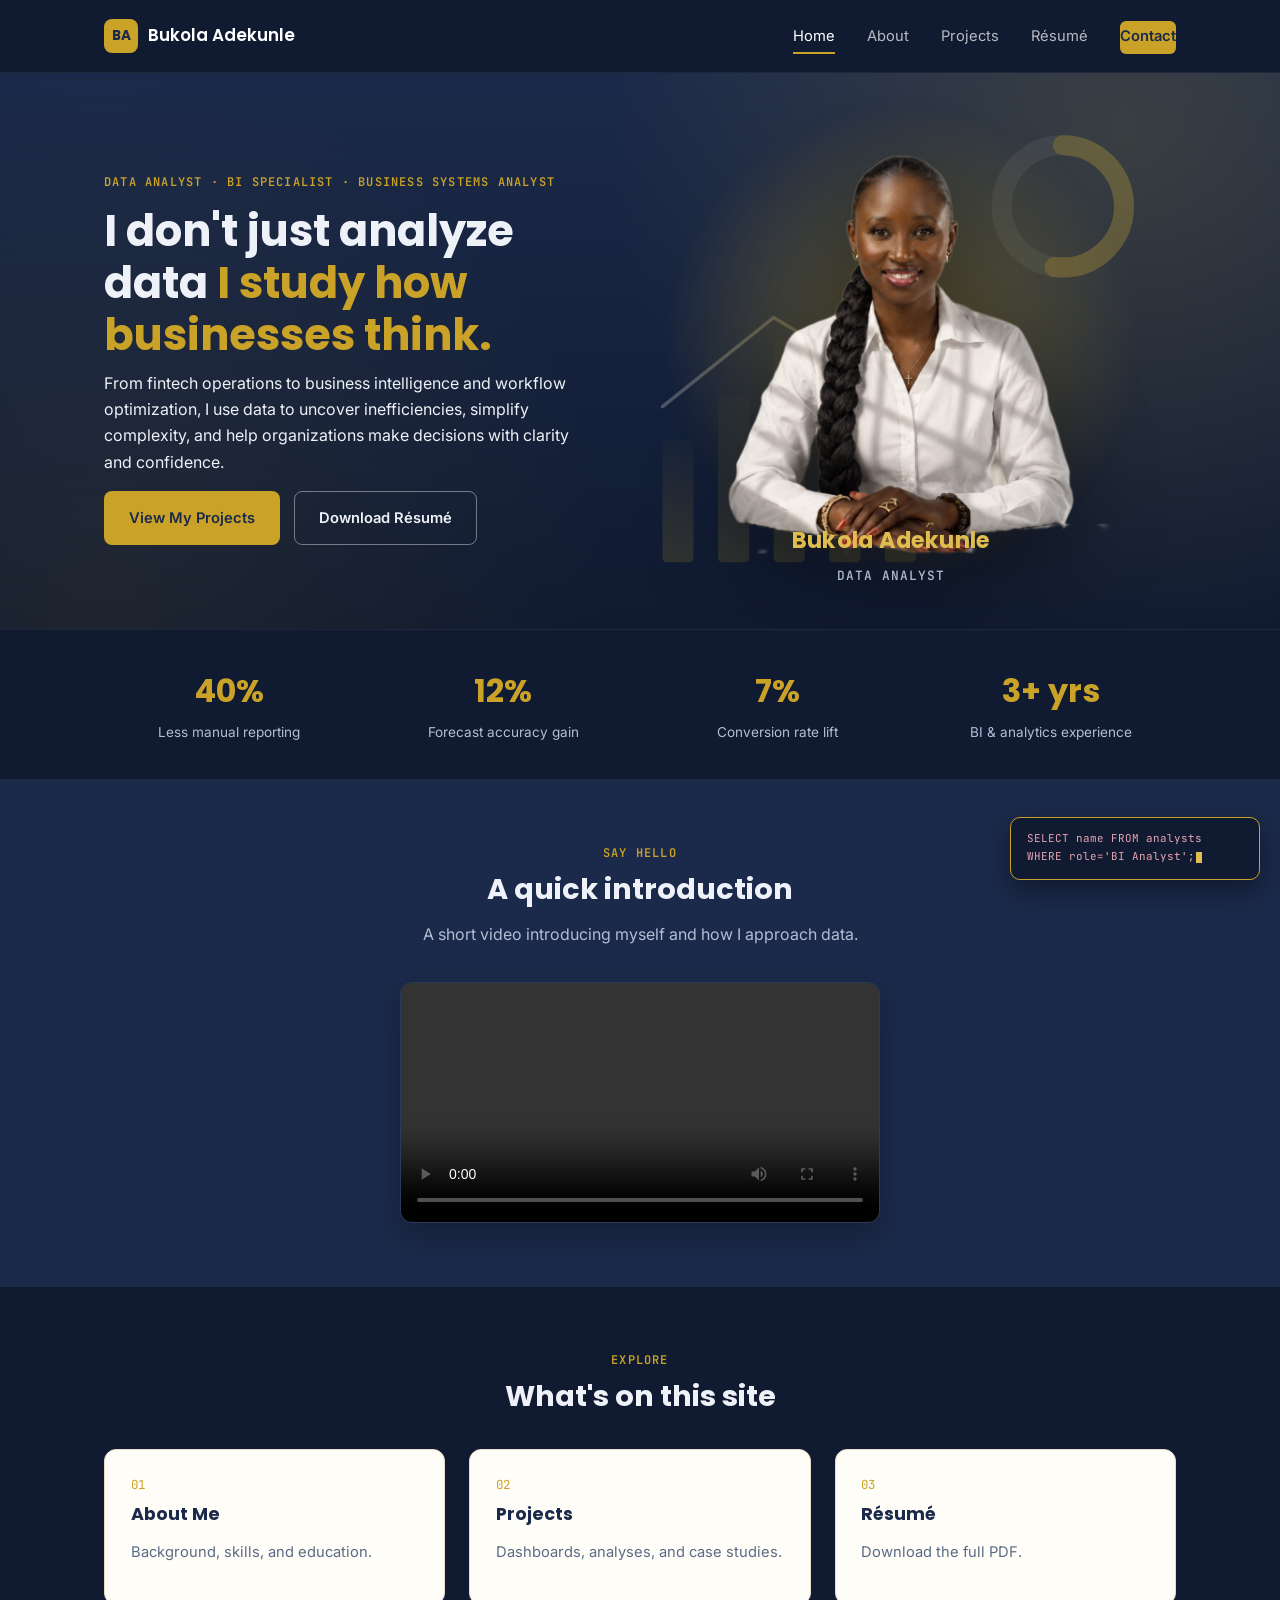
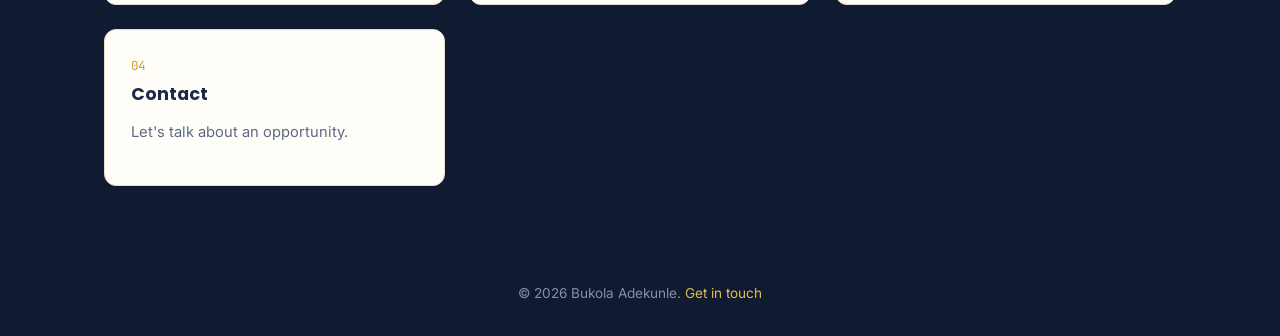
<file: index.html>
<!DOCTYPE html>
<html lang="en">
<head>
<meta charset="UTF-8" />
<meta name="viewport" content="width=device-width, initial-scale=1.0" />
<title>Bukola Adekunle | Data Analyst</title>
<meta name="description" content="Business Intelligence Analyst and Data Analyst — dashboards, KPI tracking, and analytics case studies." />
<link rel="stylesheet" href="css/styles.css" />
</head>
<body>

<header class="topbar">
<div class="topbar-inner">
<a href="index.html" class="brand"><span class="brand-mark">BA</span> Bukola Adekunle</a>
<button class="nav-toggle" aria-label="Toggle navigation">Menu</button>
<nav>
<ul class="nav-links">
<li><a href="index.html">Home</a></li>
<li><a href="about.html">About</a></li>
<li><a href="projects.html">Projects</a></li>
<li><a href="resume.html">Résumé</a></li>
<li><a href="contact.html" class="nav-cta">Contact</a></li>
</ul>
</nav>
</div>
</header>

<!-- ============ HERO ============ -->
<section class="hero">
<!-- Decorative chart backdrop — purely visual, adds depth without being "techy" -->
<svg class="hero-chart-decor" viewBox="0 0 500 500" xmlns="http://www.w3.org/2000/svg" aria-hidden="true">
<defs>
<linearGradient id="barGrad" x1="0" y1="1" x2="0" y2="0">
<stop offset="0%" stop-color="#c9a227" stop-opacity="0.35"/>
<stop offset="100%" stop-color="#e0bd4f" stop-opacity="0.05"/>
</linearGradient>
<linearGradient id="lineGrad" x1="0" y1="0" x2="1" y2="0">
<stop offset="0%" stop-color="#f7f2e6" stop-opacity="0.5"/>
<stop offset="100%" stop-color="#c9a227" stop-opacity="0.6"/>
</linearGradient>
</defs>
<!-- bars -->
<rect x="40" y="330" width="28" height="110" rx="4" fill="url(#barGrad)"/>
<rect x="90" y="290" width="28" height="150" rx="4" fill="url(#barGrad)"/>
<rect x="140" y="240" width="28" height="200" rx="4" fill="url(#barGrad)"/>
<rect x="190" y="310" width="28" height="130" rx="4" fill="url(#barGrad)"/>
<rect x="240" y="200" width="28" height="240" rx="4" fill="url(#barGrad)"/>
<!-- trend line -->
<polyline points="40,300 90,260 140,220 190,250 240,150 290,120" fill="none" stroke="url(#lineGrad)" stroke-width="3" stroke-linecap="round"/>
<circle cx="290" cy="120" r="6" fill="#e0bd4f"/>
<!-- donut -->
<circle cx="400" cy="120" r="55" fill="none" stroke="#f7f2e6" stroke-opacity="0.12" stroke-width="18"/>
<circle cx="400" cy="120" r="55" fill="none" stroke="#c9a227" stroke-opacity="0.55" stroke-width="18" stroke-dasharray="180 345" stroke-linecap="round" transform="rotate(-90 400 120)"/>
</svg>

<div class="container hero-grid">
<div>
<span class="eyebrow hero-eyebrow">Data Analyst · BI Specialist · Business Systems Analyst</span>
<h1>I don't just analyze data <span class="accent">I study how businesses think.</span></h1>
From fintech operations to business intelligence and workflow optimization,
I use data to uncover inefficiencies, simplify complexity, and help
  organizations make decisions with clarity and confidence.
</p>
<div class="hero-actions">
<a href="projects.html" class="btn btn-gold">View My Projects</a>
<a href="assets/Bukola_Adekunle_Resume.pdf" class="btn btn-outline" download>Download Résumé</a>
</div>
</div>

<!-- Bold photo -->
<div class="photo-bold-wrap">
<div class="photo-glow"></div>
<img src="images/photomi.png" class="photo-bold" alt="Bukola Adekunle">
<div class="photo-name">Bukola Adekunle</div>
<div class="photo-title">Data Analyst</div>
</div>
</section>

<!-- ============ STATS STRIP ============ -->
<section class="stats-strip">
<div class="container stats-grid">
<div><div class="stat-value">40%</div><div class="stat-label">Less manual reporting</div></div>
<div><div class="stat-value">12%</div><div class="stat-label">Forecast accuracy gain</div></div>
<div><div class="stat-value">7%</div><div class="stat-label">Conversion rate lift</div></div>
<div><div class="stat-value">3+ yrs</div><div class="stat-label">BI &amp; analytics experience</div></div>
</div>
</section>

<!-- ============ INTRO VIDEO ============ -->
<section class="page-section">
<div class="container">
<div class="section-head">
<span class="eyebrow">Say hello</span>
<h2>A quick introduction</h2>
<p class="lede">A short video introducing myself and how I approach data.</p>
</div>
<div class="video-wrap">
<video controls poster="">
<source src="videos/intro.mp4" type="video/mp4" />
Your browser does not support the video tag.
</video>
</div>
</div>
</section>

<!-- ============ QUICK LINKS ============ -->
<section class="page-section alt">
<div class="container">
<div class="section-head">
<span class="eyebrow">Explore</span>
<h2>What's on this site</h2>
</div>
<div class="card-grid">
<a href="about.html" class="card" style="display:block;">
<span class="tag-number">01</span>
<h3 style="font-size:1.1rem;">About Me</h3>
<p style="color:var(--text-dim); font-size:0.92rem;">Background, skills, and education.</p>
</a>
<a href="projects.html" class="card" style="display:block;">
<span class="tag-number">02</span>
<h3 style="font-size:1.1rem;">Projects</h3>
<p style="color:var(--text-dim); font-size:0.92rem;">Dashboards, analyses, and case studies.</p>
</a>
<a href="resume.html" class="card" style="display:block;">
<span class="tag-number">03</span>
<h3 style="font-size:1.1rem;">Résumé</h3>
<p style="color:var(--text-dim); font-size:0.92rem;">Download the full PDF.</p>
</a>
<a href="contact.html" class="card" style="display:block;">
<span class="tag-number">04</span>
<h3 style="font-size:1.1rem;">Contact</h3>
<p style="color:var(--text-dim); font-size:0.92rem;">Let's talk about an opportunity.</p>
</a>
</div>
</div>
</section>

<footer>
<div class="container">&copy; 2026 Bukola Adekunle. <a href="contact.html">Get in touch</a></div>
</footer>

<script src="js/script.js"></script>
</body>
</html>
</file>
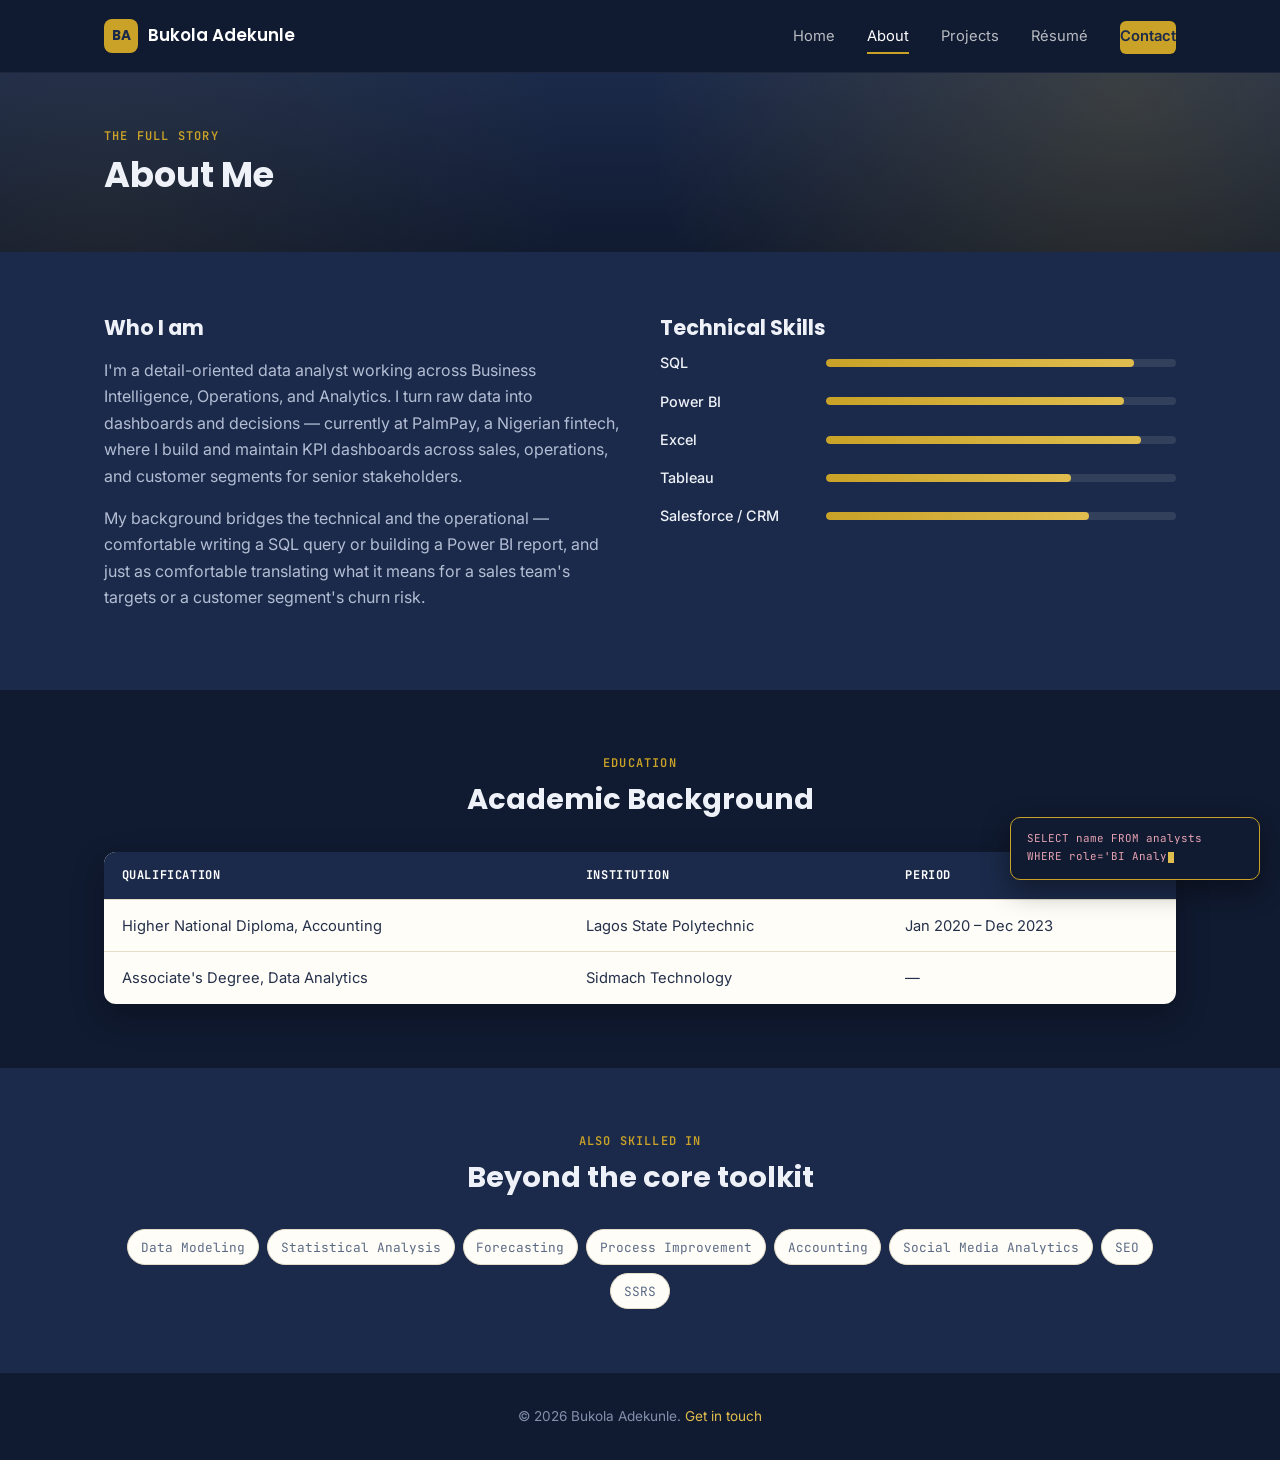
<file: about.html>
<!DOCTYPE html>
<html lang="en">
<head>
<meta charset="UTF-8" />
<meta name="viewport" content="width=device-width, initial-scale=1.0" />
<title>About | Bukola Adekunle</title>
<link rel="stylesheet" href="css/styles.css" />
</head>
<body>

<header class="topbar">
<div class="topbar-inner">
<a href="index.html" class="brand"><span class="brand-mark">BA</span> Bukola Adekunle</a>
<button class="nav-toggle" aria-label="Toggle navigation">Menu</button>
<nav>
<ul class="nav-links">
<li><a href="index.html">Home</a></li>
<li><a href="about.html">About</a></li>
<li><a href="projects.html">Projects</a></li>
<li><a href="resume.html">Résumé</a></li>
<li><a href="contact.html" class="nav-cta">Contact</a></li>
</ul>
</nav>
</div>
</header>

<section class="hero" style="padding:3rem 0;">
<div class="container">
<span class="eyebrow">The full story</span>
<h1 style="font-size:2.2rem; margin-top:0.4rem;">About Me</h1>
</div>
</section>

<!-- Bio + skills -->
<section class="page-section">
<div class="container">
<div class="contact-grid">
<div>
<h2 style="font-size:1.3rem;">Who I am</h2>
<p style="color:var(--text-dim-light);">
I'm a detail-oriented data analyst working across Business Intelligence,
Operations, and Analytics. I turn raw data into dashboards and decisions —
currently at PalmPay, a Nigerian fintech, where I build and maintain KPI
dashboards across sales, operations, and customer segments for senior
stakeholders.
</p>
<p style="color:var(--text-dim-light);">
My background bridges the technical and the operational — comfortable
writing a SQL query or building a Power BI report, and just as comfortable
translating what it means for a sales team's targets or a customer
segment's churn risk.
</p>
</div>

<div>
<h2 style="font-size:1.3rem;">Technical Skills</h2>
<div class="skill-row"><span>SQL</span><div class="skill-bar"><i style="width:88%"></i></div></div>
<div class="skill-row"><span>Power BI</span><div class="skill-bar"><i style="width:85%"></i></div></div>
<div class="skill-row"><span>Excel</span><div class="skill-bar"><i style="width:90%"></i></div></div>
<div class="skill-row"><span>Tableau</span><div class="skill-bar"><i style="width:70%"></i></div></div>
<div class="skill-row"><span>Salesforce / CRM</span><div class="skill-bar"><i style="width:75%"></i></div></div>
</div>
</div>
</div>
</section>

<!-- Education table -->
<section class="page-section alt">
<div class="container">
<div class="section-head">
<span class="eyebrow">Education</span>
<h2>Academic Background</h2>
</div>
<table class="transcript">
<thead>
<tr><th>Qualification</th><th>Institution</th><th>Period</th></tr>
</thead>
<tbody>
<tr>
<td>Higher National Diploma, Accounting</td>
<td>Lagos State Polytechnic</td>
<td>Jan 2020 – Dec 2023</td>
</tr>
<tr>
<td>Associate's Degree, Data Analytics</td>
<td>Sidmach Technology</td>
<td>—</td>
</tr>
</tbody>
</table>
</div>
</section>

<!-- Other skills as pills -->
<section class="page-section">
<div class="container">
<div class="section-head">
<span class="eyebrow">Also skilled in</span>
<h2>Beyond the core toolkit</h2>
</div>
<div class="pill-row" style="justify-content:center;">
<span class="pill">Data Modeling</span>
<span class="pill">Statistical Analysis</span>
<span class="pill">Forecasting</span>
<span class="pill">Process Improvement</span>
<span class="pill">Accounting</span>
<span class="pill">Social Media Analytics</span>
<span class="pill">SEO</span>
<span class="pill">SSRS</span>
</div>
</div>
</section>

<footer>
<div class="container">&copy; 2026 Bukola Adekunle. <a href="contact.html">Get in touch</a></div>
</footer>

<script src="js/script.js"></script>
</body>
</html>
</file>
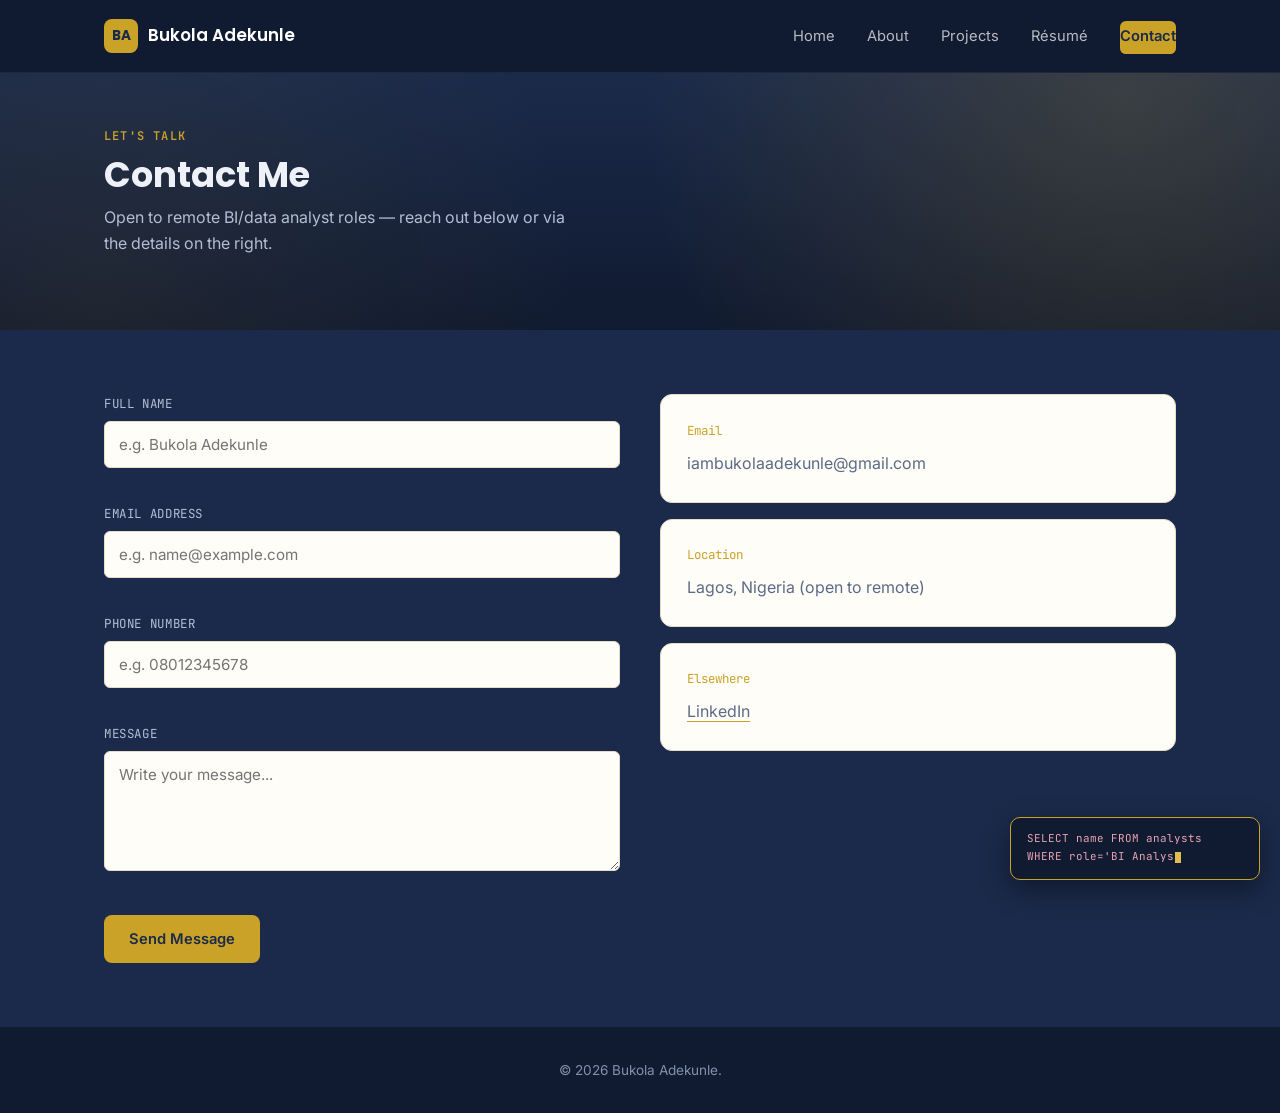
<file: contact.html>
<!DOCTYPE html>
<html lang="en">
<head>
<meta charset="UTF-8" />
<meta name="viewport" content="width=device-width, initial-scale=1.0" />
<title>Contact | Bukola Adekunle</title>
<link rel="stylesheet" href="css/styles.css" />
</head>
<body>

<header class="topbar">
<div class="topbar-inner">
<a href="index.html" class="brand"><span class="brand-mark">BA</span> Bukola Adekunle</a>
<button class="nav-toggle" aria-label="Toggle navigation">Menu</button>
<nav>
<ul class="nav-links">
<li><a href="index.html">Home</a></li>
<li><a href="about.html">About</a></li>
<li><a href="projects.html">Projects</a></li>
<li><a href="resume.html">Résumé</a></li>
<li><a href="contact.html" class="nav-cta">Contact</a></li>
</ul>
</nav>
</div>
</header>

<section class="hero" style="padding:3rem 0;">
<div class="container">
<span class="eyebrow">Let's talk</span>
<h1 style="font-size:2.2rem; margin-top:0.4rem;">Contact Me</h1>
<p class="bio" style="margin-top:0.5rem;">Open to remote BI/data analyst roles — reach out below or via the details on the right.</p>
</div>
</section>

<section class="page-section">
<div class="container contact-grid">
<div>
<div id="formSuccess" class="form-success">✓ Message sent! I'll get back to you soon.</div>
<form id="contactForm" novalidate>
<div class="form-group" id="nameGroup">
<label for="name">Full Name</label>
<input type="text" id="name" name="name" placeholder="e.g. Bukola Adekunle" />
<div class="error-msg" id="nameError"></div>
</div>
<div class="form-group" id="emailGroup">
<label for="email">Email Address</label>
<input type="email" id="email" name="email" placeholder="e.g. name@example.com" />
<div class="error-msg" id="emailError"></div>
</div>
<div class="form-group" id="phoneGroup">
<label for="phone">Phone Number</label>
<input type="tel" id="phone" name="phone" placeholder="e.g. 08012345678" />
<div class="error-msg" id="phoneError"></div>
</div>
<div class="form-group" id="messageGroup">
<label for="message">Message</label>
<textarea id="message" name="message" placeholder="Write your message..."></textarea>
<div class="error-msg" id="messageError"></div>
</div>
<button type="submit" class="btn btn-gold">Send Message</button>
</form>
</div>

<div class="contact-info">
<div class="card">
<span class="tag-number">Email</span>
<p style="margin:0; color:var(--text-dim);">iambukolaadekunle@gmail.com</p>
</div>
<div class="card">
<span class="tag-number">Location</span>
<p style="margin:0; color:var(--text-dim);">Lagos, Nigeria (open to remote)</p>
</div>
<div class="card">
<span class="tag-number">Elsewhere</span>
<p style="margin:0;">
<a href="https://www.linkedin.com/in/bukolaadekunle" target="_blank" rel="noopener" style="border-bottom:1px solid var(--gold);">LinkedIn</a>
</p>
</div>
</div>
</div>
</section>

<footer>
<div class="container">&copy; 2026 Bukola Adekunle.</div>
</footer>

<script src="js/script.js"></script>
<script src="js/contact.js"></script>
</body>
</html>
</file>
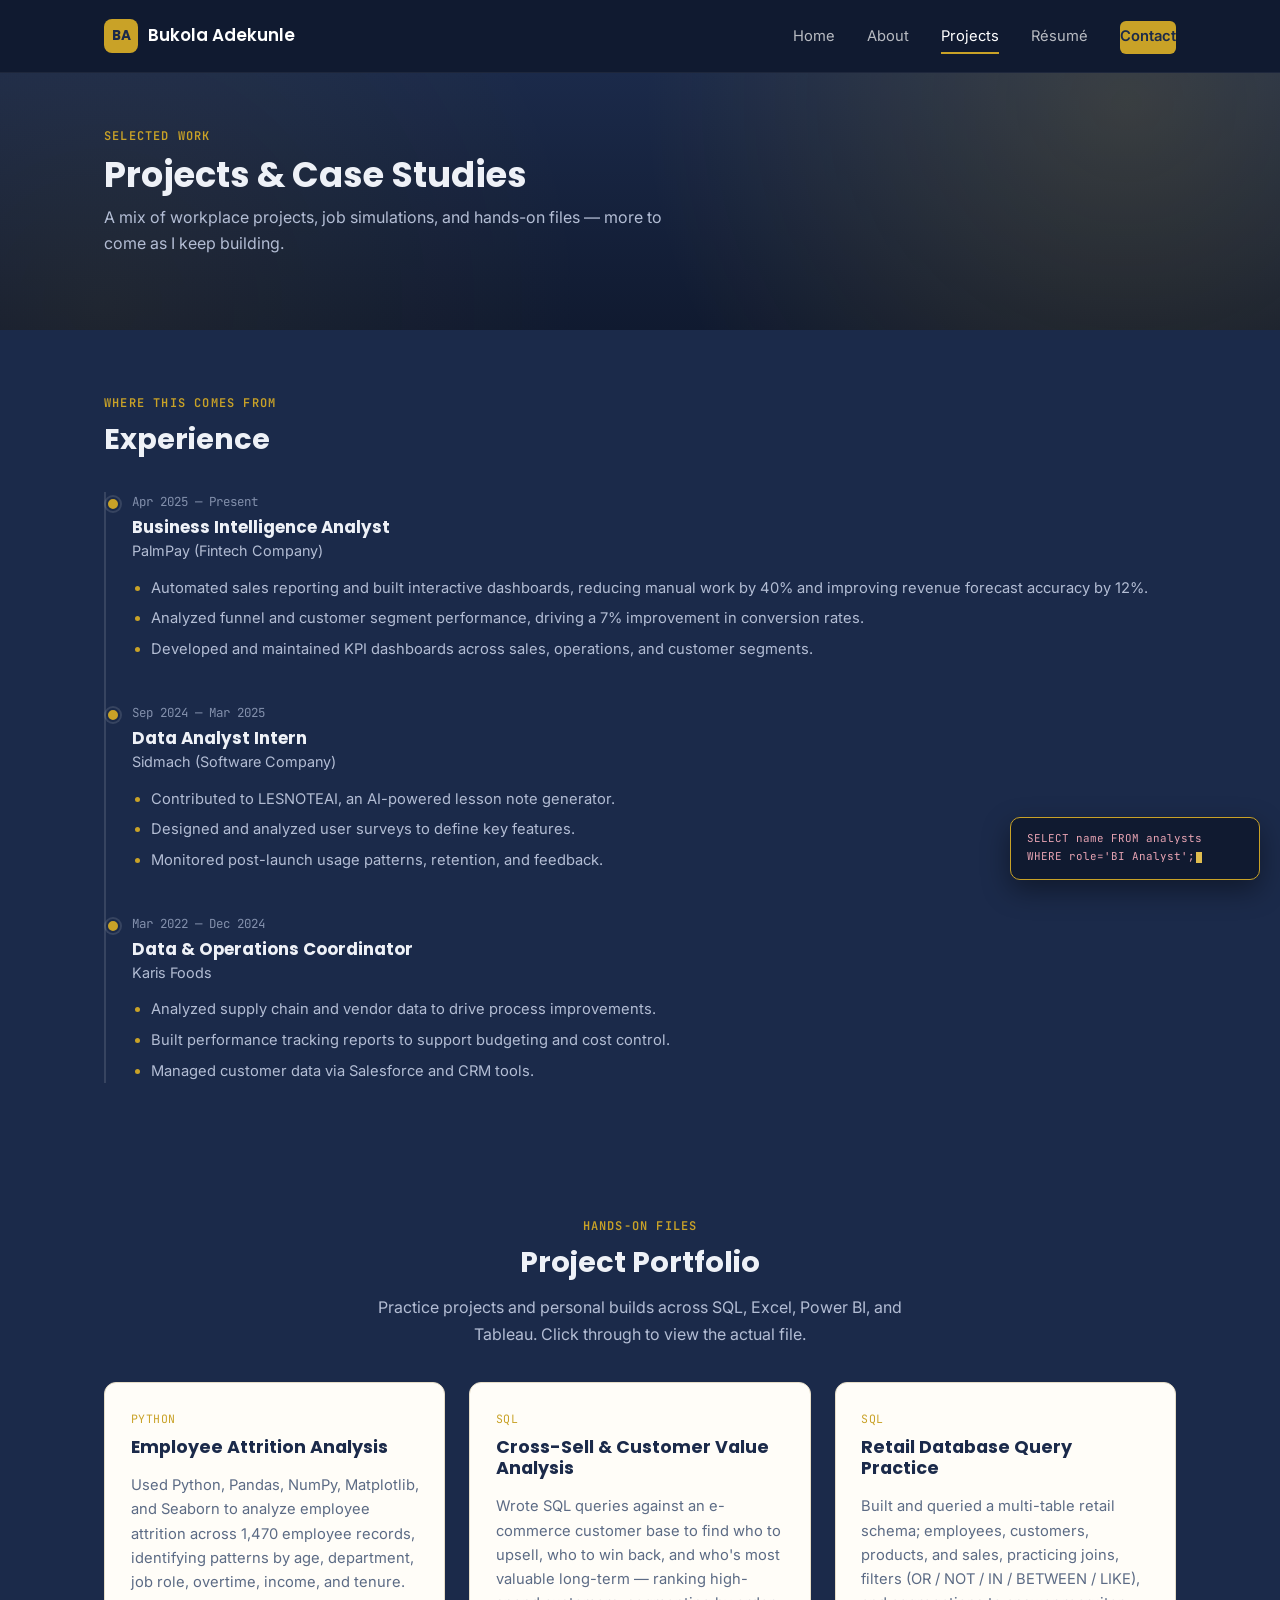
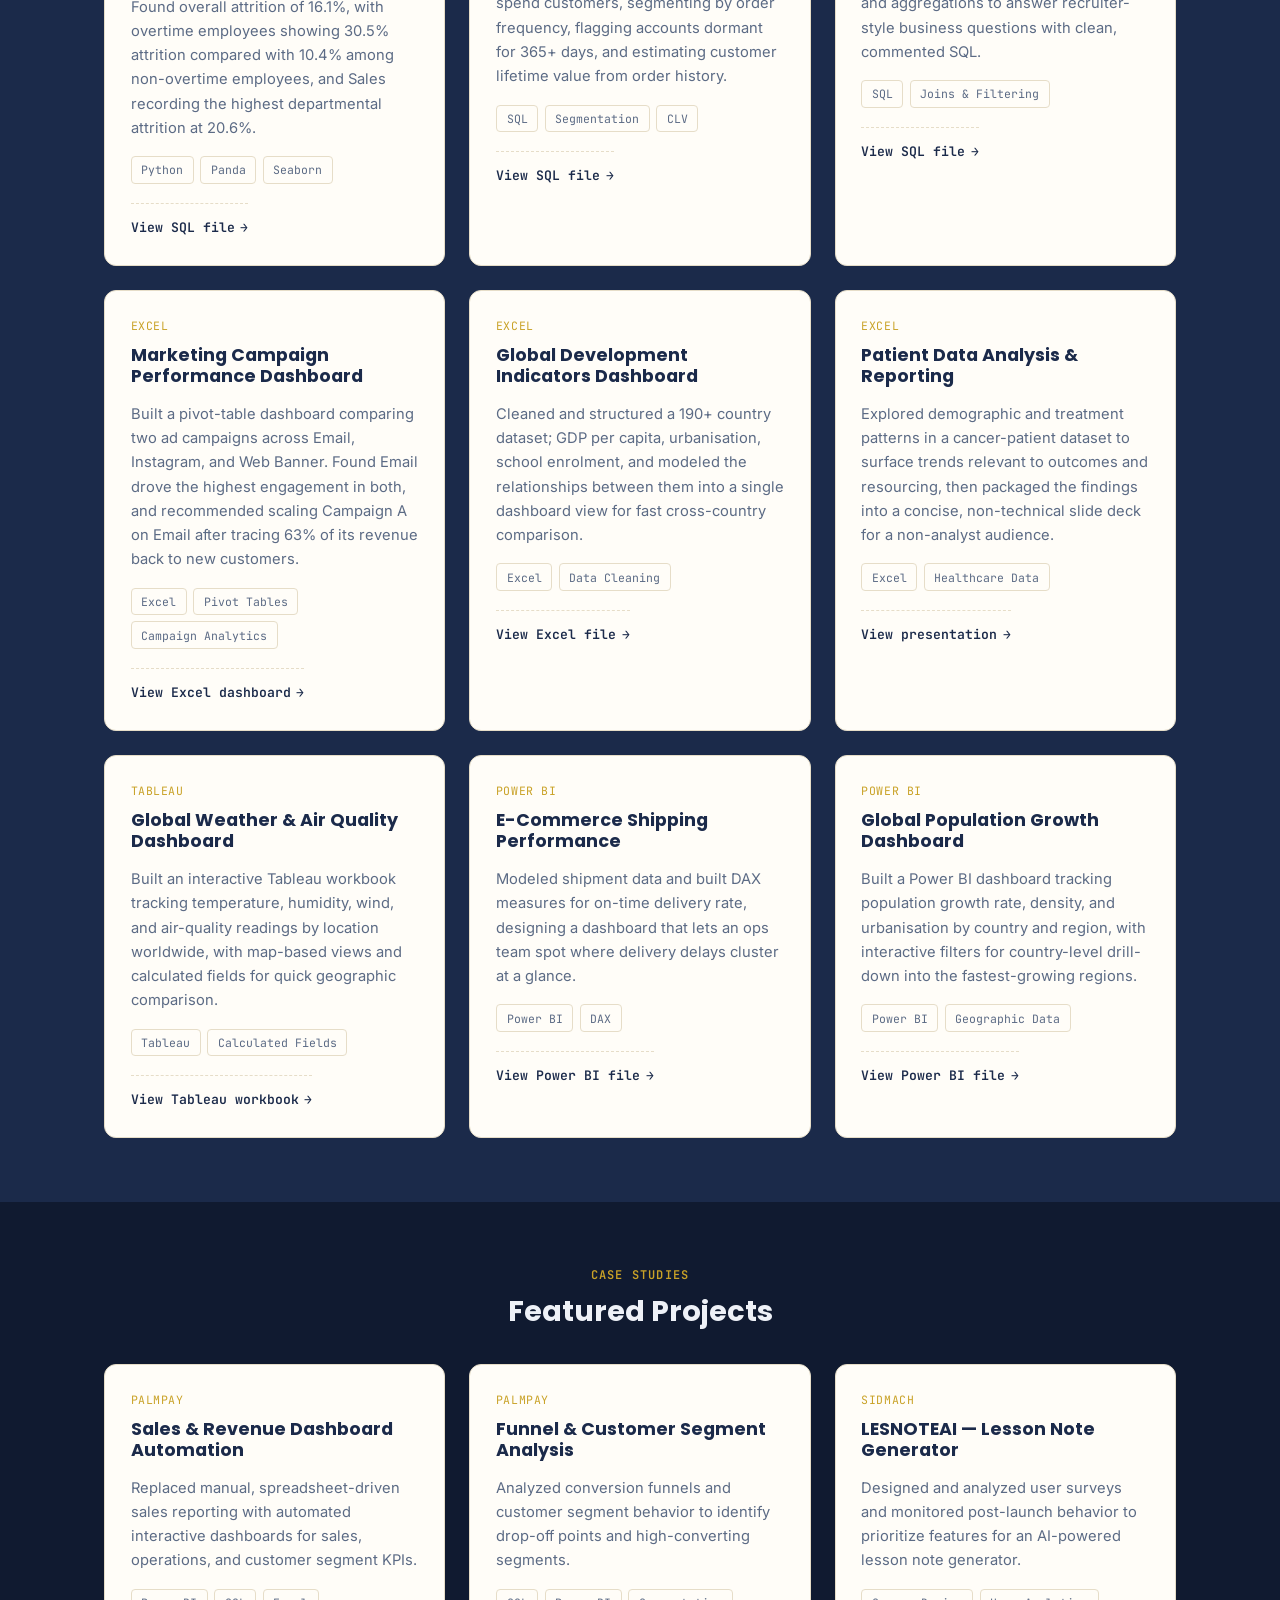
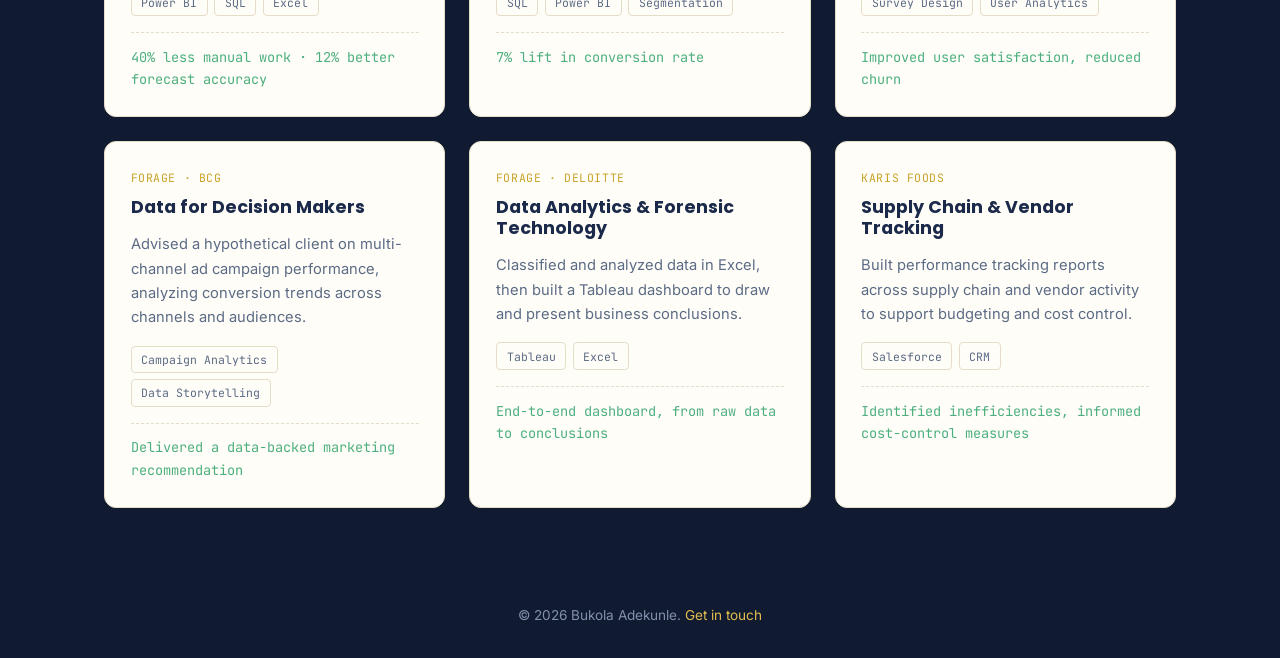
<file: projects.html>
<!DOCTYPE html>
<html lang="en">
<head>
<meta charset="UTF-8" />
<meta name="viewport" content="width=device-width, initial-scale=1.0" />
<title>Projects | Bukola Adekunle</title>
<link rel="stylesheet" href="css/styles.css" />
</head>
<body>

<header class="topbar">
<div class="topbar-inner">
<a href="index.html" class="brand"><span class="brand-mark">BA</span> Bukola Adekunle</a>
<button class="nav-toggle" aria-label="Toggle navigation">Menu</button>
<nav>
<ul class="nav-links">
<li><a href="index.html">Home</a></li>
<li><a href="about.html">About</a></li>
<li><a href="projects.html">Projects</a></li>
<li><a href="resume.html">Résumé</a></li>
<li><a href="contact.html" class="nav-cta">Contact</a></li>
</ul>
</nav>
</div>
</header>

<section class="hero" style="padding:3rem 0;">
<div class="container">
<span class="eyebrow">Selected work</span>
<h1 style="font-size:2.2rem; margin-top:0.4rem;">Projects &amp; Case Studies</h1>
<p class="bio" style="margin-top:0.5rem; max-width:60ch;">A mix of workplace projects, job simulations, and hands-on files — more to come as I keep building.</p>
</div>
</section>

<!-- Experience timeline -->
<section class="page-section">
<div class="container">
<div class="section-head" style="text-align:left;">
<span class="eyebrow">Where this comes from</span>
<h2>Experience</h2>
</div>
<div class="log">
<div class="log-entry">
<div class="log-meta">Apr 2025 — Present</div>
<h3>Business Intelligence Analyst</h3>
<div class="role-org">PalmPay (Fintech Company)</div>
<ul>
<li>Automated sales reporting and built interactive dashboards, reducing manual work by 40% and improving revenue forecast accuracy by 12%.</li>
<li>Analyzed funnel and customer segment performance, driving a 7% improvement in conversion rates.</li>
<li>Developed and maintained KPI dashboards across sales, operations, and customer segments.</li>
</ul>
</div>
<div class="log-entry">
<div class="log-meta">Sep 2024 — Mar 2025</div>
<h3>Data Analyst Intern</h3>
<div class="role-org">Sidmach (Software Company)</div>
<ul>
<li>Contributed to LESNOTEAI, an AI-powered lesson note generator.</li>
<li>Designed and analyzed user surveys to define key features.</li>
<li>Monitored post-launch usage patterns, retention, and feedback.</li>
</ul>
</div>
<div class="log-entry">
<div class="log-meta">Mar 2022 — Dec 2024</div>
<h3>Data &amp; Operations Coordinator</h3>
<div class="role-org">Karis Foods</div>
<ul>
<li>Analyzed supply chain and vendor data to drive process improvements.</li>
<li>Built performance tracking reports to support budgeting and cost control.</li>
<li>Managed customer data via Salesforce and CRM tools.</li>
</ul>
</div>
</div>
</div>
</section>

  <!-- ============ PROJECT PORTFOLIO — real files, from SQL/Excel/Power BI/Tableau ============ -->
<section class="page-section">
<div class="container">
<div class="section-head">
<span class="eyebrow">Hands-on files</span>
<h2>Project Portfolio</h2>
<p class="lede">Practice projects and personal builds across SQL, Excel, Power BI, and Tableau. Click through to view the actual file.</p>
</div>

<div class="card-grid">

<div class="card case-card">
<span class="case-tag">Python</span>
<h3>Employee Attrition Analysis</h3>
<p>Used Python, Pandas, NumPy, Matplotlib, and Seaborn to analyze employee attrition across 1,470 employee records, identifying patterns by age, department, job role, overtime, income, and tenure. Found overall attrition of 16.1%, with overtime employees showing 30.5% attrition compared with 10.4% among non-overtime employees, and Sales recording the highest departmental attrition at 20.6%.</p>
<div class="case-stack"><span>Python</span><span>Panda</span><span>Seaborn</span></div>
<a class="case-link" href="https://drive.google.com/drive/folders/1QDTroEwE7r45Alcj5o4EtsNoU1I7vbWI?usp=drivesdk" target="_blank" rel="noopener">View SQL file</a>
</div>

<div class="card case-card">
<span class="case-tag">SQL</span>
<h3>Cross-Sell &amp; Customer Value Analysis</h3>
<p>Wrote SQL queries against an e-commerce customer base to find who to upsell, who to win back, and who's most valuable long-term — ranking high-spend customers, segmenting by order frequency, flagging accounts dormant for 365+ days, and estimating customer lifetime value from order history.</p>
<div class="case-stack"><span>SQL</span><span>Segmentation</span><span>CLV</span></div>
<a class="case-link" href="https://drive.google.com/file/d/12GLphxVRAZUB123Si_Lscecohn9_GYdl/view?usp=drivesdk" target="_blank" rel="noopener">View SQL file</a>
</div>

<div class="card case-card">
<span class="case-tag">SQL</span>
<h3>Retail Database Query Practice</h3>
<p>Built and queried a multi-table retail schema; employees, customers, products, and sales, practicing joins, filters (OR / NOT / IN / BETWEEN / LIKE), and aggregations to answer recruiter-style business questions with clean, commented SQL.</p>
<div class="case-stack"><span>SQL</span><span>Joins &amp; Filtering</span></div>
<a class="case-link" href="https://drive.google.com/file/d/1_caMPPFcTlXtDXbYMaTSqbFffUwmswmk/view?usp=drivesdk" target="_blank" rel="noopener">View SQL file</a>
</div>

<div class="card case-card">
<span class="case-tag">Excel</span>
<h3>Marketing Campaign Performance Dashboard</h3>
<p>Built a pivot-table dashboard comparing two ad campaigns across Email, Instagram, and Web Banner. Found Email drove the highest engagement in both, and recommended scaling Campaign A on Email after tracing 63% of its revenue back to new customers.</p>
<div class="case-stack"><span>Excel</span><span>Pivot Tables</span><span>Campaign Analytics</span></div>
<a class="case-link" href="https://drive.google.com/file/d/1X-ppg1NKK2gp5LBEsVacaWPzLSnTPkIU/view?usp=drivesdk" target="_blank" rel="noopener">View Excel dashboard</a>
</div>

<div class="card case-card">
<span class="case-tag">Excel</span>
<h3>Global Development Indicators Dashboard</h3>
<p>Cleaned and structured a 190+ country dataset; GDP per capita, urbanisation, school enrolment, and modeled the relationships between them into a single dashboard view for fast cross-country comparison.</p>
<div class="case-stack"><span>Excel</span><span>Data Cleaning</span></div>
<a class="case-link" href="	https://drive.google.com/file/d/1G1QtP1EceufTp7cFFixa3hFsndhIQ5NW/view?usp=drivesdk" target="_blank" rel="noopener">View Excel file</a>
</div>

<div class="card case-card">
<span class="case-tag">Excel</span>
<h3>Patient Data Analysis &amp; Reporting</h3>
<p>Explored demographic and treatment patterns in a cancer-patient dataset to surface trends relevant to outcomes and resourcing, then packaged the findings into a concise, non-technical slide deck for a non-analyst audience.</p>
<div class="case-stack"><span>Excel</span><span>Healthcare Data</span></div>
<a class="case-link" href="https://drive.google.com/file/d/14bx9NoYUqNK_ktdR_qW0bpwhJEGyoqGV/view?usp=drivesdk" target="_blank" rel="noopener">View presentation</a>
</div>

<div class="card case-card">
<span class="case-tag">Tableau</span>
<h3>Global Weather &amp; Air Quality Dashboard</h3>
<p>Built an interactive Tableau workbook tracking temperature, humidity, wind, and air-quality readings by location worldwide, with map-based views and calculated fields for quick geographic comparison.</p>
<div class="case-stack"><span>Tableau</span><span>Calculated Fields</span></div>
<a class="case-link" href="https://drive.google.com/file/d/1Tm-6m8PcTI7GCnlUhaGevuma04TVTl-x/view?usp=drivesdk" target="_blank" rel="noopener">View Tableau workbook</a>
</div>

<div class="card case-card">
<span class="case-tag">Power BI</span>
<h3>E-Commerce Shipping Performance</h3>
<p>Modeled shipment data and built DAX measures for on-time delivery rate, designing a dashboard that lets an ops team spot where delivery delays cluster at a glance.</p>
<div class="case-stack"><span>Power BI</span><span>DAX</span></div>
<a class="case-link" href="https://drive.google.com/file/d/11sKu6PJCBSoXx5XO6InFJ5BATlUn8atx/view?usp=drivesdk" target="_blank" rel="noopener">View Power BI file</a>
</div>

<div class="card case-card">
<span class="case-tag">Power BI</span>
<h3>Global Population Growth Dashboard</h3>
<p>Built a Power BI dashboard tracking population growth rate, density, and urbanisation by country and region, with interactive filters for country-level drill-down into the fastest-growing regions.</p>
<div class="case-stack"><span>Power BI</span><span>Geographic Data</span></div>
<a class="case-link" href="https://drive.google.com/file/d/1cF98rFs5g50kDwvsWIjeAFe2Dk9Z6Opu/view?usp=drivesdk" target="_blank" rel="noopener">View Power BI file</a>
</div>

</div>
</div>
</section>

<!-- Case studies -->
<section class="page-section alt">
<div class="container">
<div class="section-head">
<span class="eyebrow">Case studies</span>
<h2>Featured Projects</h2>
</div>

<div class="card-grid">
<div class="card case-card">
<span class="case-tag">PalmPay</span>
<h3>Sales &amp; Revenue Dashboard Automation</h3>
<p>Replaced manual, spreadsheet-driven sales reporting with automated interactive dashboards for sales, operations, and customer segment KPIs.</p>
<div class="case-stack"><span>Power BI</span><span>SQL</span><span>Excel</span></div>
<div class="case-result">40% less manual work · 12% better forecast accuracy</div>
</div>

<div class="card case-card">
<span class="case-tag">PalmPay</span>
<h3>Funnel &amp; Customer Segment Analysis</h3>
<p>Analyzed conversion funnels and customer segment behavior to identify drop-off points and high-converting segments.</p>
<div class="case-stack"><span>SQL</span><span>Power BI</span><span>Segmentation</span></div>
<div class="case-result">7% lift in conversion rate</div>
</div>

<div class="card case-card">
<span class="case-tag">Sidmach</span>
<h3>LESNOTEAI — Lesson Note Generator</h3>
<p>Designed and analyzed user surveys and monitored post-launch behavior to prioritize features for an AI-powered lesson note generator.</p>
<div class="case-stack"><span>Survey Design</span><span>User Analytics</span></div>
<div class="case-result">Improved user satisfaction, reduced churn</div>
</div>

<div class="card case-card">
<span class="case-tag">Forage · BCG</span>
<h3>Data for Decision Makers</h3>
<p>Advised a hypothetical client on multi-channel ad campaign performance, analyzing conversion trends across channels and audiences.</p>
<div class="case-stack"><span>Campaign Analytics</span><span>Data Storytelling</span></div>
<div class="case-result">Delivered a data-backed marketing recommendation</div>
</div>

<div class="card case-card">
<span class="case-tag">Forage · Deloitte</span>
<h3>Data Analytics &amp; Forensic Technology</h3>
<p>Classified and analyzed data in Excel, then built a Tableau dashboard to draw and present business conclusions.</p>
<div class="case-stack"><span>Tableau</span><span>Excel</span></div>
<div class="case-result">End-to-end dashboard, from raw data to conclusions</div>
</div>

<div class="card case-card">
<span class="case-tag">Karis Foods</span>
<h3>Supply Chain &amp; Vendor Tracking</h3>
<p>Built performance tracking reports across supply chain and vendor activity to support budgeting and cost control.</p>
<div class="case-stack"><span>Salesforce</span><span>CRM</span></div>
<div class="case-result">Identified inefficiencies, informed cost-control measures</div>
</div>
</div>
</div>
</section>

<footer>
<div class="container">&copy; 2026 Bukola Adekunle. <a href="contact.html">Get in touch</a></div>
</footer>

<script src="js/script.js"></script>
</body>
</html>
</file>
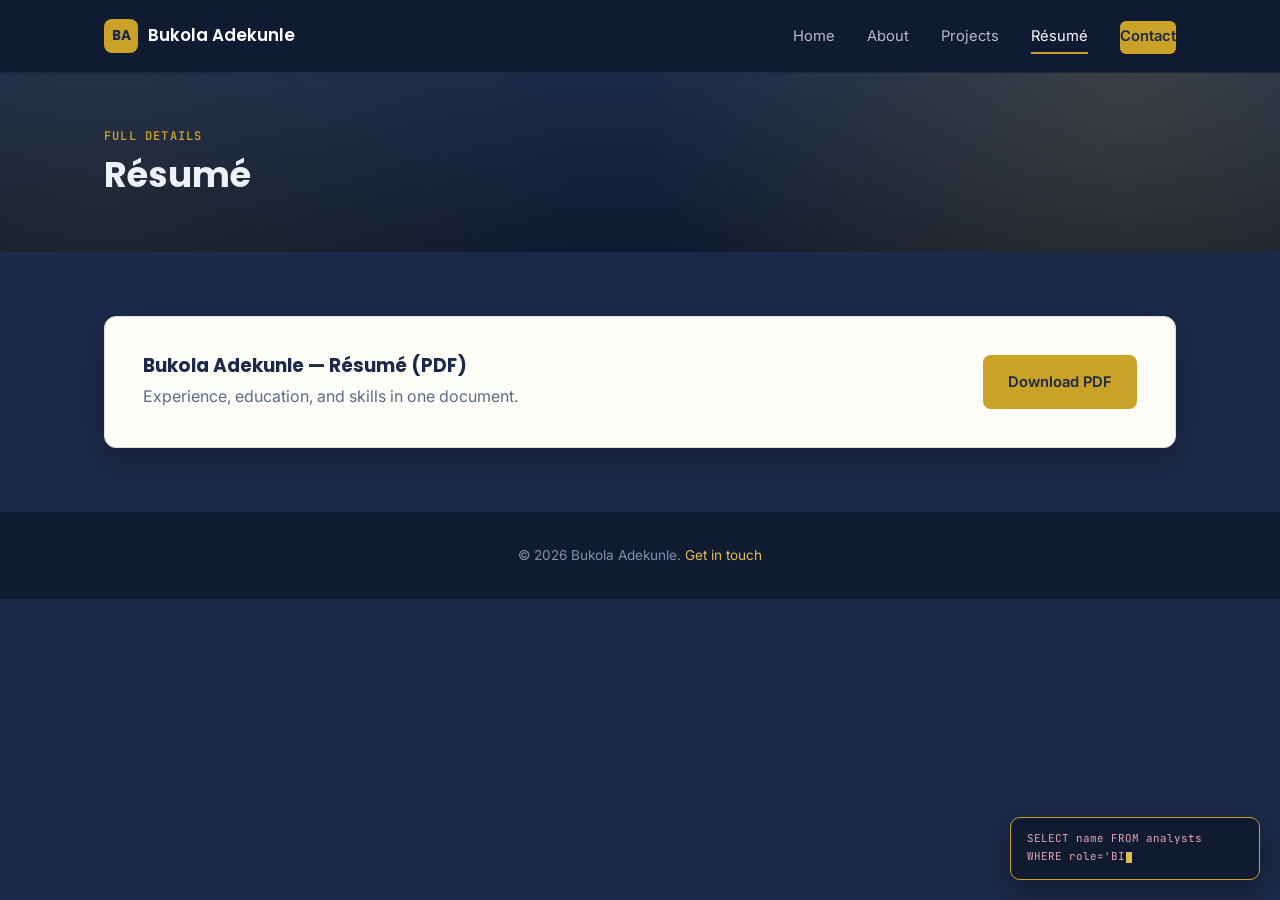
<file: resume.html>
<!DOCTYPE html>
<html lang="en">
<head>
<meta charset="UTF-8" />
<meta name="viewport" content="width=device-width, initial-scale=1.0" />
<title>Résumé | Bukola Adekunle</title>
<link rel="stylesheet" href="css/styles.css" />
</head>
<body>

<header class="topbar">
<div class="topbar-inner">
<a href="index.html" class="brand"><span class="brand-mark">BA</span> Bukola Adekunle</a>
<button class="nav-toggle" aria-label="Toggle navigation">Menu</button>
<nav>
<ul class="nav-links">
<li><a href="index.html">Home</a></li>
<li><a href="about.html">About</a></li>
<li><a href="projects.html">Projects</a></li>
<li><a href="resume.html">Résumé</a></li>
<li><a href="contact.html" class="nav-cta">Contact</a></li>
</ul>
</nav>
</div>
</header>

<section class="hero" style="padding:3rem 0;">
<div class="container">
<span class="eyebrow">Full details</span>
<h1 style="font-size:2.2rem; margin-top:0.4rem;">Résumé</h1>
</div>
</section>

<section class="page-section">
<div class="container">
<div class="resume-panel">
<div>
<h3>Bukola Adekunle — Résumé (PDF)</h3>
<p>Experience, education, and skills in one document.</p>
</div>
<a href="assets/Bukola_Adekunle_Resume.pdf" class="btn btn-gold" download>Download PDF</a>
</div>
</div>
</section>

<footer>
<div class="container">&copy; 2026 Bukola Adekunle. <a href="contact.html">Get in touch</a></div>
</footer>

<script src="js/script.js"></script>
</body>
</html>
</file>
<file: css/styles.css>
/* ============================================================
   BUKOLA ADEKUNLE — DATA ANALYST PORTFOLIO (v3)
   Navy is now the dominant color across every page. Beige is
   used only for card/panel surfaces (assisting). Gold is the
   accent (assisting) — CTAs, numbers, dividers, glow.
   ============================================================ */

@import url('https://fonts.googleapis.com/css2?family=Poppins:wght@500;600;700&family=Inter:wght@400;500;600&family=JetBrains+Mono:wght@500;600&display=swap');

:root {
  --navy: #1b2a4a;
  --navy-deep: #101a30;
  --navy-soft: #24365c;
  --beige: #f7f2e6;
  --beige-card: #fffdf8;
  --beige-line: #e6ddc8;
  --gold: #c9a227;
  --gold-bright: #e0bd4f;

  /* text on light (card) surfaces */
  --text: #24304a;
  --text-dim: #5c6b85;
  --text-faint: #8a94a8;

  /* text on navy (page) background */
  --text-light: #eef1f7;
  --text-dim-light: #b3bdd4;
  --text-faint-light: #8390ac;

  --success: #4caf7d;

  --font-display: 'Poppins', sans-serif;
  --font-body: 'Inter', sans-serif;
  --font-mono: 'JetBrains Mono', monospace;

  --radius: 12px;
  --shadow: 0 12px 32px rgba(0, 0, 0, 0.25);
  --transition: 0.25s ease;
}

* { box-sizing: border-box; }
html { scroll-behavior: smooth; }

body {
  margin: 0;
  background: var(--navy);
  color: var(--text-light);
  font-family: var(--font-body);
  line-height: 1.65;
}

h1, h2, h3, h4 {
  font-family: var(--font-display);
  color: var(--text-light);
  margin: 0 0 0.5em;
  line-height: 1.2;
}

/* Headings inside light (card) surfaces flip back to navy */
.card h1, .card h2, .card h3, .card h4,
.photo-card h3, .resume-panel h3 {
  color: var(--navy);
}

a { color: inherit; text-decoration: none; }
img { max-width: 100%; display: block; }

.container {
  max-width: 1120px;
  margin: 0 auto;
  padding: 0 1.5rem;
}

.eyebrow {
  font-family: var(--font-mono);
  font-size: 0.75rem;
  letter-spacing: 0.1em;
  text-transform: uppercase;
  color: var(--gold);
  font-weight: 600;
}

/* ============================================================
   NAV
   ============================================================ */
.topbar {
  background: var(--navy-deep);
  position: sticky;
  top: 0;
  z-index: 50;
  border-bottom: 1px solid rgba(255,255,255,0.06);
}

.topbar-inner {
  max-width: 1120px;
  margin: 0 auto;
  padding: 0 1.5rem;
  display: flex;
  align-items: center;
  justify-content: space-between;
  height: 72px;
}

.brand {
  display: flex;
  align-items: center;
  gap: 0.6rem;
  font-family: var(--font-display);
  font-weight: 600;
  color: #fff;
  font-size: 1.05rem;
}

.brand-mark {
  width: 34px; height: 34px;
  border-radius: 8px;
  background: var(--gold);
  color: var(--navy);
  display: flex; align-items: center; justify-content: center;
  font-weight: 700;
  font-size: 0.85rem;
}

.nav-links {
  display: flex;
  gap: 2rem;
  list-style: none;
  margin: 0;
  padding: 0;
}

.nav-links a {
  font-size: 0.92rem;
  color: rgba(255,255,255,0.7);
  padding: 0.4rem 0;
  border-bottom: 2px solid transparent;
  transition: color var(--transition), border-color var(--transition);
}
.nav-links a:hover { color: #fff; }
.nav-links a.active { color: #fff; border-bottom-color: var(--gold); }

.nav-cta {
  background: var(--gold);
  color: var(--navy) !important;
  padding: 0.55rem 1.2rem;
  border-radius: 6px;
  font-weight: 600;
  font-size: 0.88rem;
  transition: background var(--transition);
}
.nav-cta:hover { background: var(--gold-bright); }

.nav-toggle {
  display: none;
  background: none;
  border: 1px solid rgba(255,255,255,0.3);
  color: #fff;
  padding: 0.4rem 0.8rem;
  border-radius: 6px;
  cursor: pointer;
  font-size: 0.85rem;
}

/* ============================================================
   HERO — gradient + decorative chart backdrop
   ============================================================ */
.hero {
  position: relative;
  overflow: hidden;
  padding: 4.5rem 0 3.5rem;
  background:
    radial-gradient(circle at 88% 12%, rgba(201,162,39,0.18), transparent 42%),
    radial-gradient(circle at 8% 90%, rgba(201,162,39,0.08), transparent 40%),
    linear-gradient(180deg, var(--navy) 0%, var(--navy-deep) 100%);
}

.hero-chart-decor {
  position: absolute;
  top: 0; right: 0;
  width: 60%;
  height: 100%;
  opacity: 0.5;
  pointer-events: none;
  z-index: 0;
}

.hero-grid {
  position: relative;
  z-index: 1;
  display: grid;
  grid-template-columns: 1fr 1.15fr;
  gap: 3rem;
  align-items: center;
}

.hero-eyebrow { margin-bottom: 0.8rem; display: block; }

.hero h1 {
  font-size: clamp(2rem, 4vw, 2.7rem);
  margin-bottom: 0.5rem;
}
.hero h1 .accent { color: var(--gold); }

.hero .role {
  font-size: 1.05rem;
  color: var(--text-dim-light);
  margin-bottom: 1.1rem;
  font-family: var(--font-display);
  font-weight: 500;
}

.hero p.bio {
  color: var(--text-dim-light);
  max-width: 48ch;
  margin-bottom: 1.6rem;
}

.hero-actions { display: flex; gap: 0.9rem; flex-wrap: wrap; }

.btn {
  display: inline-flex;
  align-items: center;
  gap: 0.5rem;
  font-family: var(--font-body);
  font-weight: 600;
  font-size: 0.92rem;
  padding: 0.85rem 1.5rem;
  border-radius: 8px;
  cursor: pointer;
  border: 1px solid transparent;
  transition: transform var(--transition), box-shadow var(--transition), background var(--transition);
}
.btn:hover { transform: translateY(-2px); }

.btn-gold { background: var(--gold); color: var(--navy); }
.btn-gold:hover { background: var(--gold-bright); box-shadow: 0 10px 24px rgba(201,162,39,0.3); }

.btn-outline { border-color: rgba(255,255,255,0.4); color: var(--text-light); }
.btn-outline:hover { background: rgba(255,255,255,0.08); border-color: var(--gold); }

/* Bold photo treatment — no box, transparent-friendly, glow behind
   (sized up per request — the photo is now the dominant visual in the hero) */
.photo-bold-wrap {
  position: relative;
  display: flex;
  align-items: center;
  justify-content: center;
  min-height: 460px;
  margin-top: -2rem; /* moves the whole photo block up */
}

.photo-glow {
  position: absolute;
  width: 480px; height: 480px;
  border-radius: 50%;
  background: radial-gradient(circle, rgba(201,162,39,0.4), transparent 70%);
  filter: blur(6px);
  z-index: 0;
}

.photo-bold {
  position: relative;
  z-index: 1;
  max-width: 480px; /* bigger image */
  width: 100%;
  filter: drop-shadow(0 28px 46px rgba(0,0,0,0.45));
}


/* Fallback circular avatar (used until a real photo is added) */
.avatar-fallback {
  position: relative;
  z-index: 1;
  width: 220px; height: 220px;
  border-radius: 50%;
  background: linear-gradient(145deg, var(--navy-soft), var(--navy-deep));
  color: var(--gold);
  display: flex; align-items: center; justify-content: center;
  font-family: var(--font-display);
  font-size: 3.4rem;
  font-weight: 600;
  border: 4px solid var(--gold);
}

.photo-name {
  position: absolute;
  bottom: 0.9rem; /* moved up from -0.5rem */
  left: 48%;
  transform: translateX(-50%);
  font-family: var(--font-display);
  font-weight: 700;
  font-size: 1.4rem;
  color: var(--gold-bright);
  white-space: nowrap;
  z-index: 2;
  letter-spacing: 0.01em;
  text-align: center;
}

.photo-title {
  position: absolute;
  bottom: -0.8rem; /* sits directly under the name */
  left: 48%;
  transform: translateX(-50%);
  font-family: var(--font-mono);
  font-weight: 500;
  font-size: 0.8rem;
  color: var(--text-dim-light);
  white-space: nowrap;
  z-index: 2;
  letter-spacing: 0.08em;
  text-transform: uppercase;
}
/* ============================================================
   FLOATING QUERY BADGE — fixed position, never affects layout
   ============================================================ */
.query-fab {
  position: fixed;
  bottom: 20px;
  right: 20px;
  width: 250px;
  background: var(--navy-deep);
  border: 1px solid var(--gold);
  border-radius: 10px;
  padding: 0.8rem 1rem;
  font-family: var(--font-mono);
  font-size: 0.68rem;
  color: var(--text-dim-light);
  box-shadow: 0 10px 28px rgba(0,0,0,0.4);
  z-index: 60;
  min-height: 3.6em;
}
.query-fab .kw { color: #e8a4b3; }
.query-fab .str { color: var(--gold-bright); }
.query-fab .cursor {
  display: inline-block;
  width: 6px; height: 1em;
  background: var(--gold-bright);
  vertical-align: text-bottom;
  animation: blink 0.9s steps(1) infinite;
  margin-left: 1px;
}
@keyframes blink { 50% { opacity: 0; } }

@media (max-width: 700px) {
  .query-fab { width: 180px; font-size: 0.62rem; bottom: 12px; right: 12px; }
}

/* ============================================================
   STATS STRIP
   ============================================================ */
.stats-strip {
  background: var(--navy-deep);
  padding: 2.2rem 0;
  border-top: 1px solid rgba(255,255,255,0.06);
  border-bottom: 1px solid rgba(255,255,255,0.06);
}

.stats-grid {
  display: grid;
  grid-template-columns: repeat(4, 1fr);
  gap: 1.5rem;
  text-align: center;
}

.stat-value {
  font-family: var(--font-display);
  font-size: 2rem;
  font-weight: 700;
  color: var(--gold);
}
.stat-label { color: var(--text-dim-light); font-size: 0.85rem; margin-top: 0.2rem; }

/* ============================================================
   SECTIONS — alternating navy shades keep navy dominant
   ============================================================ */
section.page-section { padding: 4rem 0; background: var(--navy); }
section.page-section.alt { background: var(--navy-deep); }

.section-head { margin-bottom: 2.2rem; text-align: center; }
.section-head .eyebrow { display: block; margin-bottom: 0.5rem; }
.section-head h2 { font-size: 1.8rem; }
.section-head p.lede { color: var(--text-dim-light); max-width: 56ch; margin: 0.6rem auto 0; }

/* ============================================================
   VIDEO SECTION
   ============================================================ */
.video-wrap { display: flex; justify-content: center; }
.video-wrap video {
  max-width: 480px; width: 100%;
  border-radius: var(--radius);
  box-shadow: var(--shadow);
  border: 1px solid rgba(255,255,255,0.08);
}

/* ============================================================
   CARDS — beige surfaces, assisting color
   ============================================================ */
.card-grid {
  display: grid;
  grid-template-columns: repeat(auto-fit, minmax(260px, 1fr));
  gap: 1.5rem;
}

.card {
  background: var(--beige-card);
  border-radius: var(--radius);
  padding: 1.6rem;
  border: 1px solid var(--beige-line);
  transition: transform var(--transition), box-shadow var(--transition);
}
.card:hover { transform: translateY(-4px); box-shadow: var(--shadow); }

.card p { color: var(--text-dim); }

.card .tag-number {
  font-family: var(--font-mono);
  color: var(--gold);
  font-size: 0.78rem;
  display: block;
  margin-bottom: 0.5rem;
}

/* Skill bars (About page) — sit directly on navy, label stays light */
.skill-row {
  display: grid;
  grid-template-columns: 150px 1fr;
  align-items: center;
  gap: 1rem;
  margin-bottom: 0.9rem;
}
.skill-row span:first-child { font-size: 0.9rem; font-weight: 500; color: var(--text-light); }
.skill-bar { height: 8px; background: rgba(255,255,255,0.1); border-radius: 4px; overflow: hidden; }
.skill-bar > i {
  display: block; height: 100%;
  background: linear-gradient(90deg, var(--gold), var(--gold-bright));
  border-radius: 4px;
}

/* Timeline / experience log — sits directly on navy */
.log { border-left: 2px solid rgba(255,255,255,0.12); padding-left: 1.6rem; }
.log-entry { position: relative; padding-bottom: 2.2rem; }
.log-entry:last-child { padding-bottom: 0; }
.log-entry::before {
  content: ""; position: absolute; left: -1.62rem; top: 0.3rem;
  width: 10px; height: 10px; border-radius: 50%;
  background: var(--gold); border: 2px solid var(--navy);
  box-shadow: 0 0 0 2px rgba(255,255,255,0.12);
}
.log-meta { font-family: var(--font-mono); font-size: 0.78rem; color: var(--text-faint-light); margin-bottom: 0.3rem; }
.log-entry h3 { font-size: 1.05rem; margin-bottom: 0.1rem; }
.log-entry .role-org { color: var(--text-dim-light); font-size: 0.9rem; margin-bottom: 0.8rem; font-family: var(--font-body); }
.log-entry ul { margin: 0; padding-left: 1.2rem; color: var(--text-dim-light); font-size: 0.92rem; }
.log-entry li { margin-bottom: 0.4rem; }
.log-entry li::marker { color: var(--gold); }

/* Project / case study cards (beige surfaces) */
.case-card .case-tag {
  font-family: var(--font-mono); font-size: 0.72rem; color: var(--gold);
  text-transform: uppercase; letter-spacing: 0.05em; margin-bottom: 0.6rem; display: block;
}
.case-card h3 { font-size: 1.1rem; margin-bottom: 0.5rem; }
.case-card p { color: var(--text-dim); font-size: 0.92rem; margin-bottom: 1rem; }
.case-stack { display: flex; flex-wrap: wrap; gap: 0.4rem; margin-bottom: 1rem; }
.case-stack span {
  font-family: var(--font-mono); font-size: 0.72rem; color: var(--text-dim);
  border: 1px solid var(--beige-line); padding: 0.2rem 0.6rem; border-radius: 4px;
}
.case-result {
  font-family: var(--font-mono); font-size: 0.85rem; color: var(--success);
  border-top: 1px dashed var(--beige-line); padding-top: 0.8rem;
}

/* Link row at the bottom of a portfolio-file card (View SQL file, View dashboard, etc.) */
.case-link {
  display: inline-flex;
  align-items: center;
  gap: 0.35rem;
  font-family: var(--font-mono);
  font-size: 0.82rem;
  color: var(--navy);
  font-weight: 600;
  border-top: 1px dashed var(--beige-line);
  padding-top: 0.8rem;
  margin-top: 0.2rem;
}
.case-link::after { content: "→"; transition: transform var(--transition); }
.case-card:hover .case-link::after { transform: translateX(3px); }

.add-more-card {
  display: flex; align-items: center; justify-content: center;
  border: 2px dashed rgba(255,255,255,0.18);
  border-radius: var(--radius);
  padding: 2rem; text-align: center;
  color: var(--text-faint-light); font-size: 0.9rem;
  min-height: 180px;
}

/* Skill pills */
.pill-row { display: flex; flex-wrap: wrap; gap: 0.5rem; }
.pill {
  font-family: var(--font-mono); font-size: 0.8rem;
  background: var(--beige-card); border: 1px solid var(--beige-line);
  color: var(--text-dim); padding: 0.4rem 0.8rem; border-radius: 20px;
}

/* Table (About page — education) */
table.transcript {
  width: 100%; border-collapse: collapse; font-size: 0.92rem;
  background: var(--beige-card); border-radius: var(--radius); overflow: hidden;
  box-shadow: var(--shadow);
}
table.transcript th, table.transcript td { padding: 0.85rem 1.1rem; text-align: left; border-bottom: 1px solid var(--beige-line); }
table.transcript th {
  background: var(--navy); color: #fff; font-family: var(--font-mono);
  font-size: 0.75rem; text-transform: uppercase; letter-spacing: 0.05em;
}
table.transcript td { color: var(--text); }
table.transcript tr:last-child td { border-bottom: none; }

/* ============================================================
   RESUME PAGE
   ============================================================ */
.resume-panel {
  background: var(--beige-card);
  border: 1px solid var(--beige-line);
  border-radius: var(--radius);
  padding: 2.4rem;
  display: flex; align-items: center; justify-content: space-between;
  flex-wrap: wrap; gap: 1.5rem;
  box-shadow: var(--shadow);
}
.resume-panel h3 { margin-bottom: 0.3rem; }
.resume-panel p { color: var(--text-dim); margin: 0; }

/* ============================================================
   CONTACT PAGE
   ============================================================ */
.contact-grid { display: grid; grid-template-columns: 1fr 1fr; gap: 2.5rem; }
.form-group { margin-bottom: 1.2rem; }
.form-group label {
  display: block; font-family: var(--font-mono); font-size: 0.78rem;
  text-transform: uppercase; letter-spacing: 0.05em; color: var(--text-dim-light); margin-bottom: 0.4rem;
}
.form-group input, .form-group textarea {
  width: 100%; padding: 0.8rem 0.9rem; border: 1px solid var(--beige-line);
  border-radius: 6px; font-family: var(--font-body); font-size: 0.95rem;
  background: var(--beige-card); color: var(--text);
}
.form-group textarea { resize: vertical; min-height: 120px; }
.error-msg { color: #f0a08a; font-size: 0.78rem; font-family: var(--font-mono); margin-top: 0.3rem; min-height: 1em; }
.form-group.invalid input, .form-group.invalid textarea { border-color: #d16a4f; }
.form-success {
  background: rgba(76,175,125,0.15); border: 1px solid var(--success); color: var(--success);
  padding: 1rem 1.2rem; border-radius: 8px; font-family: var(--font-mono); font-size: 0.85rem; display: none;
}
.form-success.show { display: block; }
.contact-info .card { margin-bottom: 1rem; }
.contact-info .card p { color: var(--text-dim); }

/* ============================================================
   FOOTER
   ============================================================ */
footer { background: var(--navy-deep); color: var(--text-faint-light); padding: 2rem 0; text-align: center; font-size: 0.85rem; }
footer a { color: var(--gold-bright); }

/* ============================================================
   RESPONSIVE
   ============================================================ */
@media (max-width: 900px) {
  .hero-grid { grid-template-columns: 1fr; }
  .photo-bold-wrap { order: -1; min-height: 360px; }
  .photo-bold { max-width: 320px; }
  .photo-glow { width: 320px; height: 320px; }
  .contact-grid { grid-template-columns: 1fr; }
  .stats-grid { grid-template-columns: repeat(2, 1fr); }
  .hero-chart-decor { width: 100%; opacity: 0.25; }
}

@media (max-width: 700px) {
  .nav-toggle { display: inline-block; }
  .nav-links {
    position: absolute; top: 72px; left: 0; right: 0;
    flex-direction: column; background: var(--navy-deep);
    padding: 1rem 1.5rem; gap: 1rem; display: none;
  }
  .nav-links.open { display: flex; }
  .topbar-inner { position: relative; }
}

@media (prefers-reduced-motion: reduce) {
  * { animation-duration: 0.001ms !important; transition-duration: 0.001ms !important; }
}
</file>
